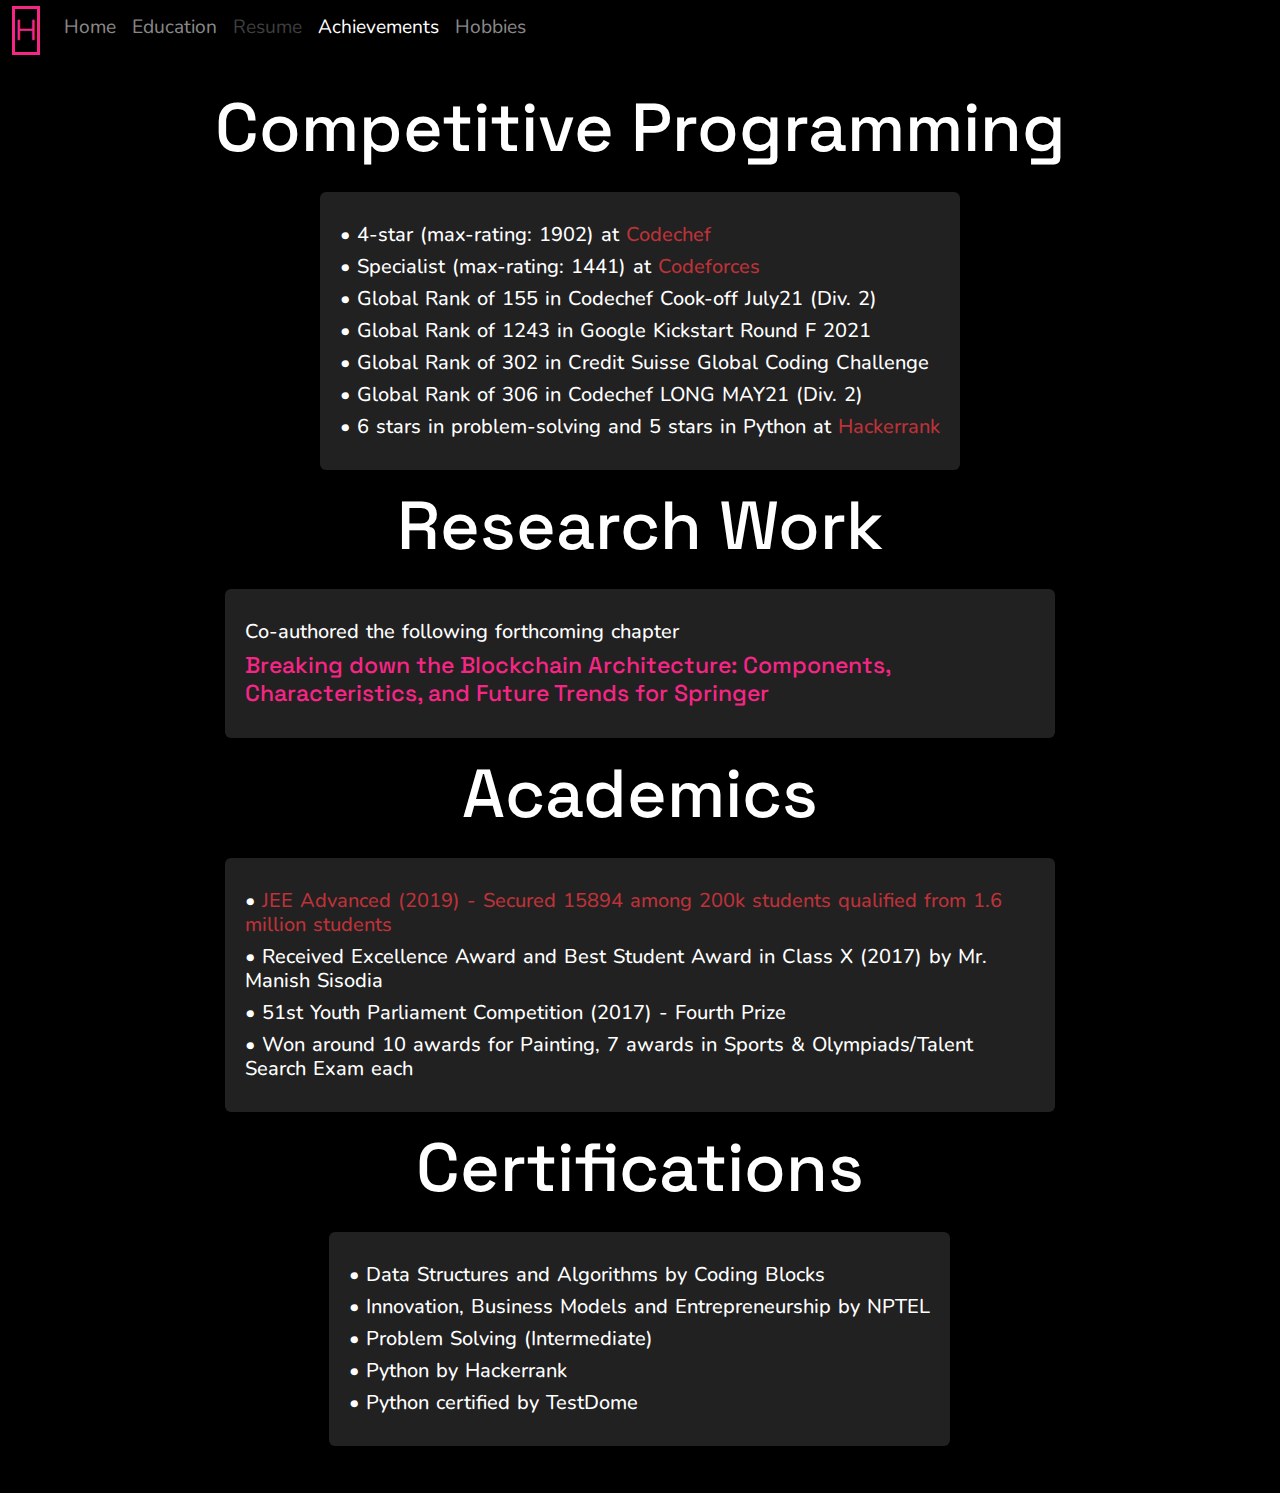
<file: achieve.html>
<!doctype html>
<html lang="en">
  <head>
    <!-- Required meta tags -->
    <meta charset="utf-8">
    <meta name="viewport" content="width=device-width, initial-scale=1, shrink-to-fit=no">
    
    <!-- Google Font -->
    <link rel="preconnect" href="https://fonts.googleapis.com">
    <link rel="preconnect" href="https://fonts.gstatic.com" crossorigin>
    <link href="https://fonts.googleapis.com/css2?family=Nunito&family=Space+Grotesk:wght@500&display=swap" rel="stylesheet">

    
    <!-- Bootstrap CSS -->
    <link rel="stylesheet" href="bootstrap.css"> 
    <!-- Custom CSS -->
    <link rel="stylesheet" href="achieveStyle.css">  
    <link rel="icon" href="./pics/icon.ico" type="image/x-icon">

    <title>Himanshu Gupta - Achievements</title>
  </head>
  
  <body>
    <noscript>You need to enable JavaScript to run this app.</noscript>
    <!-- smarty -->

      <!-- expands the links on reaching medium width                         padding bottom and top set to 0 -->
      <nav id = "mainNavbar" class="navbar sticky-top navbar-expand-md navbar-dark py-0">
        <div class="container-fluid">
          <a class="navbar-brand" href="#">H</a>
          <button class="navbar-toggler" type="button" data-bs-toggle="collapse" data-bs-target="#navbarNav" aria-controls="navbarNav" aria-expanded="false" aria-label="Toggle navigation">
            <span class="navbar-toggler-icon"></span>
          </button>
          <div class="collapse navbar-collapse" id="navbarNav">
            <ul class="navbar-nav">
              <li class="nav-item">
                <a class="nav-link"  href="./index.html">Home</a>
              </li>
              <li class="nav-item">
                <a class="nav-link"  href="./edu.html">Education</a>
              </li>
              <li class="nav-item">
                <a class="nav-link disabled" href="#">Resume</a>
              </li>
              <li class="nav-item">
                <a class="nav-link active" aria-current="page3" href="#">Achievements</a>
              </li>
              <li class="nav-item">
                <a class="nav-link" href="./hobby.html">Hobbies</a>
              </li>
            </ul>
          </div>
        </div>
      </nav>
      
      <div class="container">
        <h1>
            <div class="typist">
                Competitive Programming
            </div>
        </h1>
        <div class="ed_sec">
            <div class="editems">
              <h3 class="editems1">• 4-star (max-rating: 1902) at <a href="https://www.codechef.com/users/itshimanshu007">Codechef</a></h3>
              <h3 class="editems1">• Specialist (max-rating: 1441) at <a href="https://codeforces.com/profile/itshimanshu2001">Codeforces</a></h3>
              <h3 class="editems1">• Global Rank of 155 in Codechef Cook-off July21 (Div. 2)</h3>
              <h3 class="editems1">• Global Rank of 1243 in Google Kickstart Round F 2021</h3>
              <h3 class="editems1">• Global Rank of 302 in  Credit Suisse Global Coding Challenge</h3>
              <h3 class="editems1">• Global Rank of 306 in Codechef LONG MAY21 (Div. 2)</h3>
              <h3 class="editems1">• 6 stars in problem-solving and 5 stars in Python at <a href="https://www.hackerrank.com/itshimanshu">Hackerrank</a></h3>
            </div>
        </div>

        <h1>
            <div class="typist">
                Research Work
            </div>
        </h1>
        <div class="ed_sec">
            <div class="editems">
              <h3 class="editems1">Co-authored the following forthcoming chapter</h3>
              <h2 class="researchitem">Breaking down the Blockchain Architecture: Components, Characteristics, and Future Trends for Springer</h2>
              
            </div>
        </div>
        <h1>
            <div class="typist">
                Academics
            </div> 
        </h1>
        <div class="ed_sec">
            <div class="editems">
              <h3 class="editems1">• <a href="http://jeeadv.iitjeetoppers.com/jeeadv2019/CentreDetailAnalysis2019.aspx?C=51&CC=14&T=Delhi%20(Janakpuri)" title="Check 15th student :)" class="itemlink">JEE Advanced (2019) - Secured 15894 among 200k students qualified from 1.6 million students</a></h3>
              <h3 class="editems1">• Received Excellence Award and Best Student Award in Class X (2017) by Mr. Manish Sisodia</h3>
              <h3 class="editems1">• 51st Youth Parliament Competition (2017) - Fourth Prize</h3>
              <h3 class="editems1">• Won around 10 awards for Painting, 7 awards in Sports & Olympiads/Talent Search Exam each</h3>
            </div>
        </div>
        <h1>
          <div class="typist">
              Certifications
          </div> 
      </h1>
      <div class="ed_sec1">
          <div class="editems">
            <h3 class="editems1">• <a href="https://online.codingblocks.com/app/certificates/CBOL-172217-04fd"    class="itemlink">Data Structures and Algorithms
              by Coding Blocks</a></h3>
            <h3 class="editems1">• <a href="https://drive.google.com/file/d/1nqqcX_HXU6X77sLT_FKTB608bQqWa4cr/view" class="itemlink">Innovation, Business Models and Entrepreneurship
              by NPTEL</a></h3>
            <h3 class="editems1">• <a href="https://www.hackerrank.com/certificates/1ef21c44918a" class="itemlink">Problem Solving (Intermediate)</a></h3>
            <h3 class="editems1">• <a href="https://www.hackerrank.com/certificates/1ef21c44918a" class="itemlink">Python
              by Hackerrank</a></h3>
              <h3 class="editems1">• <a href="https://www.testdome.com/cert/402caf07a1b0422692b8cc34a27904fb" class="itemlink">Python certified
                by TestDome</a></h3>
          </div>
      </div>
      </div>
      
      
      

    <!-- Optional JavaScript -->
    <!-- jQuery first, then Popper.js, then Bootstrap JS -->
  
    <script src="https://cdn.jsdelivr.net/npm/bootstrap@5.1.3/dist/js/bootstrap.bundle.min.js" integrity="sha384-ka7Sk0Gln4gmtz2MlQnikT1wXgYsOg+OMhuP+IlRH9sENBO0LRn5q+8nbTov4+1p" crossorigin="anonymous"></script>
    <script src="https://cdn.jsdelivr.net/npm/@popperjs/core@2.10.2/dist/umd/popper.min.js" integrity="sha384-7+zCNj/IqJ95wo16oMtfsKbZ9ccEh31eOz1HGyDuCQ6wgnyJNSYdrPa03rtR1zdB" crossorigin="anonymous"></script>
<script src="https://cdn.jsdelivr.net/npm/bootstrap@5.1.3/dist/js/bootstrap.min.js" integrity="sha384-QJHtvGhmr9XOIpI6YVutG+2QOK9T+ZnN4kzFN1RtK3zEFEIsxhlmWl5/YESvpZ13" crossorigin="anonymous"></script>   
   </body>
</html>
</file>
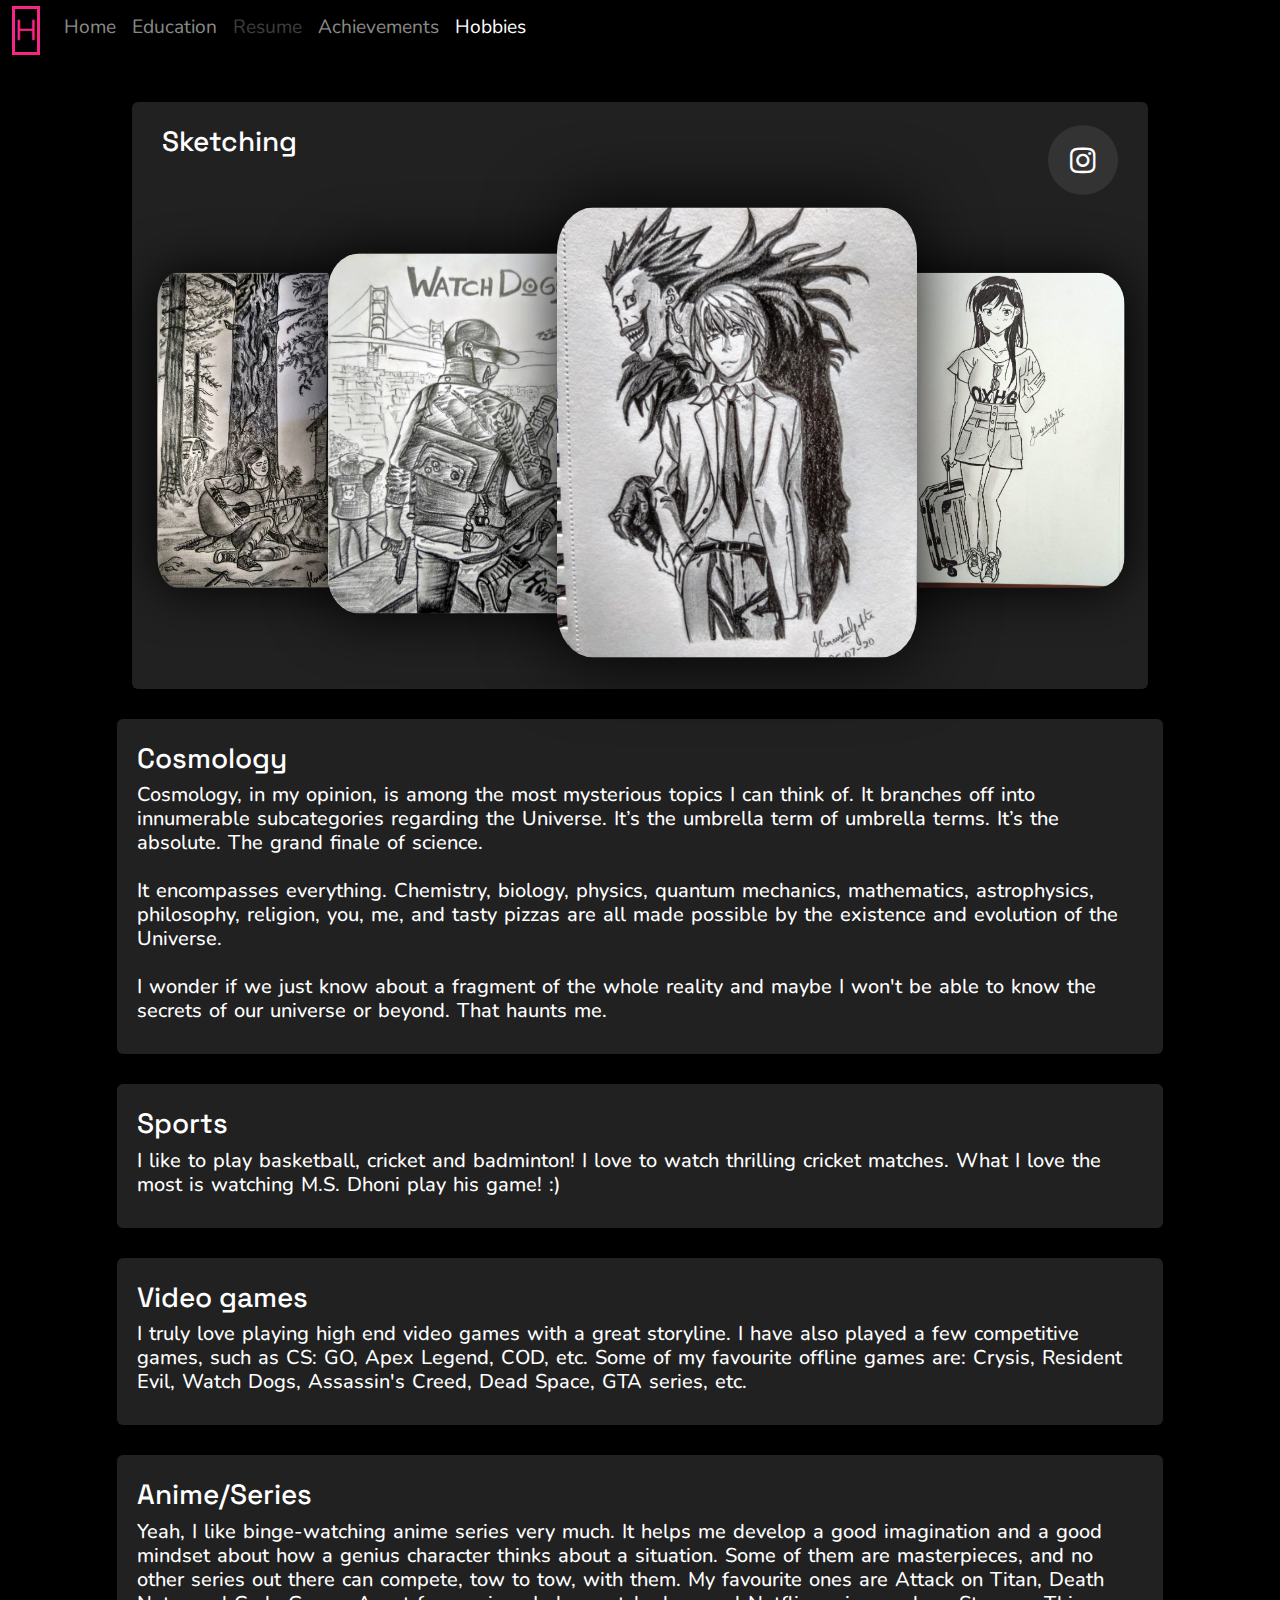
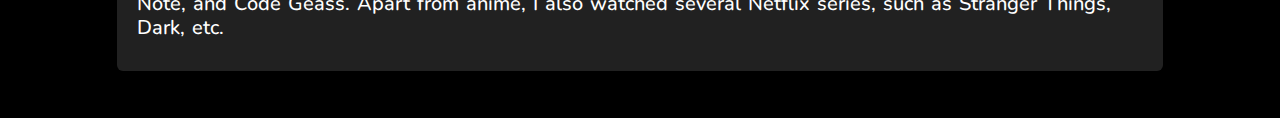
<file: hobby.html>
<!doctype html>
<html lang="en">
  <head>
    <!-- Required meta tags -->
    <meta charset="utf-8">
    <meta name="viewport" content="width=device-width, initial-scale=1, shrink-to-fit=no">
    
    <!-- Google Font -->
    <link rel="preconnect" href="https://fonts.googleapis.com">
    <link rel="preconnect" href="https://fonts.gstatic.com" crossorigin>
    <link href="https://fonts.googleapis.com/css2?family=Nunito&family=Space+Grotesk:wght@500&display=swap" rel="stylesheet">

    <!-- social media icons -->
    <link rel="stylesheet" href="https://cdnjs.cloudflare.com/ajax/libs/font-awesome/4.7.0/css/font-awesome.min.css">

    <!-- Bootstrap CSS -->
    <link rel="stylesheet" href="bootstrap.css"> 
    <!-- Custom CSS -->
    <link rel="stylesheet" href="hobbyStyle.css">  

    <link rel="icon" href="./pics/icon.ico" type="image/x-icon">
    <title>Himanshu Gupta - Hobbies</title>
  </head>
  
  <body>
    <noscript>You need to enable JavaScript to run this app.</noscript>
    <!-- smarty -->

      <!-- expands the links on reaching medium width                         padding bottom and top set to 0 -->
      <nav id = "mainNavbar" class="navbar sticky-top navbar-expand-md navbar-dark py-0">
        <div class="container-fluid">
          <a class="navbar-brand" href="#">H</a>
          <button class="navbar-toggler" type="button" data-bs-toggle="collapse" data-bs-target="#navbarNav" aria-controls="navbarNav" aria-expanded="false" aria-label="Toggle navigation">
            <span class="navbar-toggler-icon"></span>
          </button>
          <div class="collapse navbar-collapse" id="navbarNav">
            <ul class="navbar-nav">
              <li class="nav-item">
                <a class="nav-link"  href="./index.html">Home</a>
              </li>
              <li class="nav-item">
                <a class="nav-link"  href="./edu.html">Education</a>
              </li>
              <li class="nav-item">
                <a class="nav-link disabled" href="#">Resume</a>
              </li>
              <li class="nav-item">
                <a class="nav-link" href="./achieve.html">Achievements</a>
              </li>
              <li class="nav-item">
                <a class="nav-link active" aria-current="page3" href="#">Hobbies</a>
              </li>
            </ul>
          </div>
        </div>
      </nav>
      
      <div class="container">
        <div class="ed_sec">
          
          <div class="editemsPic">
            <div class="itemhead">
              <h3>Sketching</h3>
              <div class="a">
                
                <a href="https://www.instagram.com/himanshu_arts__/" class="fa fa-instagram"></a>
              </div>
              
            </div>
            <img class="editemsPic1" src="./pics/105283441_147927100258042_6395032185881796621_n.jpg" alt="lastofus2"><img class="editemsPic1" src="./pics/IMG_20191112_150752.jpg" alt="watchdogs2">
            <img class="editemsPic1" src="./pics/IMG_20200725_154605_660.jpg" alt="deathnote"><img class="editemsPic1" src="./pics/IMG_20201221_175157_876.jpg" alt="mizhu">
          </div>   
        </div>

        <div class="ed_sec">
            
          <div class="editems">
            <h3>Cosmology</h3>
            <h3 class="editems1">Cosmology, in my opinion, is among the most mysterious topics I can think of. It branches off into innumerable subcategories regarding the Universe. It’s the umbrella term of umbrella terms. It’s the absolute. The grand finale of science.
              <br><br>
              It encompasses everything. Chemistry, biology, physics, quantum mechanics, mathematics, astrophysics, philosophy, religion, you, me, and tasty pizzas are all made possible by the existence and evolution of the Universe.
              <br><br>
              I wonder if we just know about a fragment of the whole reality and maybe I won't be able to know the secrets of our universe or beyond. That haunts me. </h3>
          </div>
      </div>

        <div class="ed_sec">
            
            <div class="editems">
              <h3>Sports</h3>
              <h3 class="editems1">I like to play basketball, cricket and badminton! I love to watch thrilling cricket matches. What I love the most is watching M.S. Dhoni play his game! :)</h3>
            </div>
        </div>

        <div class="ed_sec">
            <div class="editems">
              <h3>Video games</h3>
              <h3 class="editems1">I truly love playing high end video games with a great storyline. I have also played a few competitive games, such as CS: GO, Apex Legend, COD, etc. Some of my favourite offline games are: Crysis, Resident Evil, Watch Dogs, Assassin's Creed, Dead Space, GTA series, etc. </h3>  
            </div>
        </div>

        <div class="ed_sec">
          <div class="editems">
            <h3>Anime/Series</h3>
            <h3 class="editems1">Yeah, I like binge-watching anime series very much. It helps me develop a good imagination and a good mindset about how a genius character thinks about a situation. Some of them are masterpieces, and no other series out there can compete, tow to tow, with them. My favourite ones are Attack on Titan, Death Note, and Code Geass. Apart from anime, I also watched several Netflix series, such as Stranger Things, Dark, etc. </h3>  
          </div>
      </div>
      </div>
      
      
      

    <!-- Optional JavaScript -->
    <!-- jQuery first, then Popper.js, then Bootstrap JS -->
    <script src="scripts.js"></script>
    <script src="https://cdn.jsdelivr.net/npm/bootstrap@5.1.3/dist/js/bootstrap.bundle.min.js" integrity="sha384-ka7Sk0Gln4gmtz2MlQnikT1wXgYsOg+OMhuP+IlRH9sENBO0LRn5q+8nbTov4+1p" crossorigin="anonymous"></script>
    <script src="https://cdn.jsdelivr.net/npm/@popperjs/core@2.10.2/dist/umd/popper.min.js" integrity="sha384-7+zCNj/IqJ95wo16oMtfsKbZ9ccEh31eOz1HGyDuCQ6wgnyJNSYdrPa03rtR1zdB" crossorigin="anonymous"></script>
<script src="https://cdn.jsdelivr.net/npm/bootstrap@5.1.3/dist/js/bootstrap.min.js" integrity="sha384-QJHtvGhmr9XOIpI6YVutG+2QOK9T+ZnN4kzFN1RtK3zEFEIsxhlmWl5/YESvpZ13" crossorigin="anonymous"></script>   
   </body>
</html>
</file>
<file: achieveStyle.css>
html{
    scroll-behavior: smooth;
}
body{
    background-color: black;
    color: white;
    font-family: "Nunito", sans-serif;
}
#mainNavbar {
    font-size: 1.2em;
    background-color: black;
}

#mainNavbar .navbar-brand{
    color: #f72585;
    border: solid;
    margin-top: 0.2em;
    padding: 0; 
    font-size: 1.5em;
    /* font-weight: 100; */
    transition: all 1s;
}
#mainNavbar .navbar-brand:hover{
    color: #ffb703;
    text-shadow: 0 0 7px #ffb703;
    
}
#mainNavbar .nav-link:hover{
    color: #f72585;
}

.container{
    font-family: 'Space Grotesk', sans-serif;
    padding: 2em;
    display: flex;
    /* border: solid; */
    align-items: center;
    justify-content: center;
    flex-wrap: wrap;
    flex-direction: column;
    
    /* text-align: center; */
}
.typist{
    color: white;
    font-size: 68px;
    text-align: center;
    font-family: 'Space Grotesk', sans-serif;
}
.text_highlight{
    color: #f72585;
}

.ed_sec{
    display: flex;
    align-items: center;
    justify-content: center;
    flex-wrap: wrap;
    width: 80%;
    transition: all 1s;
    
}

    
.editems{
    background-color: #212121;
    border-radius: 6px;
    margin: 15px;
    /* vertical and horizontal padding */
    padding: 23px 20px;      
}

.ed_sec h3:hover{
    text-shadow: 0 0 7px #ffb703;
}
.ed_sec h3 a:hover{
    text-shadow: none;
    text-decoration: underline;
    color: #bd3239;
}
.editems1{
    font-family: "Nunito", sans-serif;
    margin-top: 8px;
    word-spacing: 2px;
    font-size: 20px;
}

.researchitem{
    color: #f72585;
    font-size: 23px;
}

.ed_sec1{
    display: flex;
    align-items: center;
    justify-content: center;
    flex-wrap: wrap;
    width: 80%;
}
.ed_sec1 a{
    text-decoration: none;
    color: white;
}
.ed_sec1 a:hover{
    text-decoration: underline;
    color: #bd3239;
}
a{
    text-decoration: none;
    color: #bd3239;
}

@media (max-width:485px){   /*from 0px - 750px width, the margin-top: 0*/

    .typist{     /*changed the value of margin-top in .container class*/
        font-size: 45px;
    }
    .ed_sec{
        width: 100%;
    }
}
</file>
<file: hobbyStyle.css>
html{
    scroll-behavior: smooth;
}
body{
    background-color: black;
    color: white;
    font-family: "Nunito", sans-serif;
}
#mainNavbar {
    font-size: 1.2em;
    background-color: black;
}

#mainNavbar .navbar-brand{
    color: #f72585;
    border: solid;
    margin-top: 0.2em;
    padding: 0; 
    font-size: 1.5em;
    /* font-weight: 100; */
    transition: all 1s;
}
#mainNavbar .navbar-brand:hover{
    color: #ffb703;
    text-shadow: 0 0 7px #ffb703;
    
}
#mainNavbar .nav-link:hover{
    color: #f72585;
}

.container{
    font-family: 'Space Grotesk', sans-serif;
    padding: 2em;
    display: flex;
    /* border: solid; */
    align-items: center;
    justify-content: center;
    flex-wrap: wrap;
    flex-direction: column;
    
    /* text-align: center; */
}
.typist{
    color: white;
    font-size: 68px;
    text-align: center;
    font-family: 'Space Grotesk', sans-serif;
}
.text_highlight{
    color: #f72585;
}

.ed_sec{
    display: flex;
    align-items: center;
    justify-content: center;
    flex-wrap: wrap;
    width: 100%;
    
}
.editems{
    background-color: #212121;
    border-radius: 6px;
    margin: 15px;
    /* vertical and horizontal padding */
    padding: 23px 20px;      
}

/*social media icon format*/
/* Style all font awesome icons */
.fa {
    padding: 20px;
    font-size: 30px;
    width: 70px;
    text-align: center;
    text-decoration: none;
    border-radius: 50%;
  }
  
  /* Add a hover effect if you want */
  .fa:hover {
    opacity: 0.7;
  }

  .fa-instagram {
    background-color: #333;
    color: white;
    transition: all 0.3s;
  }
  .fa-instagram::before{
    
    top: 0;
    left: 0;
    width: 20%;
    height: 20%;
    border-radius: 50%;
    transition: .5s;
    transform: scale(1.2);
    z-index: -1;
  }
  .fa-instagram:hover::before{
    transform: scale(1.2);
    box-shadow: 0 0 15px #f72585;
  }

  .fa-instagram:hover{
    /* text-shadow: 0 0 7px black; */
    color: #f72585;
    box-shadow: 0 0 10px #f72585;
    text-shadow: 0 0 10px #f72585;
    transform: scale(1.2);
    
  }

/* social media format end   */

.editemsPic1{
    height: 300px;
    position: relative;  /*solved my image at the front problem*/
    border-radius: 10%;
    box-shadow: 0 0 50px black;
    transition: all 0.4s;
}
.editemsPic1:hover{
    border-radius: 0%;
    
}
.editemsPic{
    background-color: #212121;
    border-radius: 6px;
    margin: 15px;
    /* vertical and horizontal padding */
    padding: 23px 30px 30px 30px; 
}
.editemsPic1:nth-of-type(1),.editemsPic1:nth-of-type(4){
    transform: scale(1.05) translateY(-25%);
    flex: 1 1 auto;
    transition: all 1s;
}
.editemsPic1:nth-of-type(2){
    transform: scale(1.2) translateY(-21%);
    flex: 1 1 auto;
    transition: all 1s;
}
.editemsPic1:nth-of-type(3){
    transform: scale(1.5) translateY(-17%);
    z-index: 100;
    flex: 1 1 auto;
    transition: all 1s;
}
.editemsPic h3{
    margin-bottom: 200px;
    color: white;
}
.itemhead{
    display: flex;
    flex-direction: row;
    justify-content: space-between;
    /* flex-wrap: wrap; */
}
/* .fa fa-instagram{

} */
.editems1{
    font-family: "Nunito", sans-serif;
    margin-top: 8px;
    word-spacing: 2px;
    font-size: 20px;
    /* height: 100px; */
    transition: all 1s;
   
}
.editems1:hover{
    text-shadow: 0 0 7px #ffb703;
    
}
/*for toggle*/
.top1{
    transform: scale(1.5) translateY(-17%) !important;
    z-index: 100;
    flex: 1 1 auto;
    /* transition: all 1s; */
}

.top2{
    transform: scale(1.2) translateY(-21%) !important;
    flex: 1 1 auto;
    z-index: 75 !important;
    /* transition: all 1s; */
}

.top3{
    transform: scale(1.1) translateY(-23%) !important;
    flex: 1 1 auto;
    z-index: 50 !important;
    /* transition: all 1s; */
}

.top4{
    transform: scale(1.05) translateY(-25%) !important;
    flex: 1 1 auto;
    z-index: 0 !important;
    /* transition: all 1s; */
}
</file>
